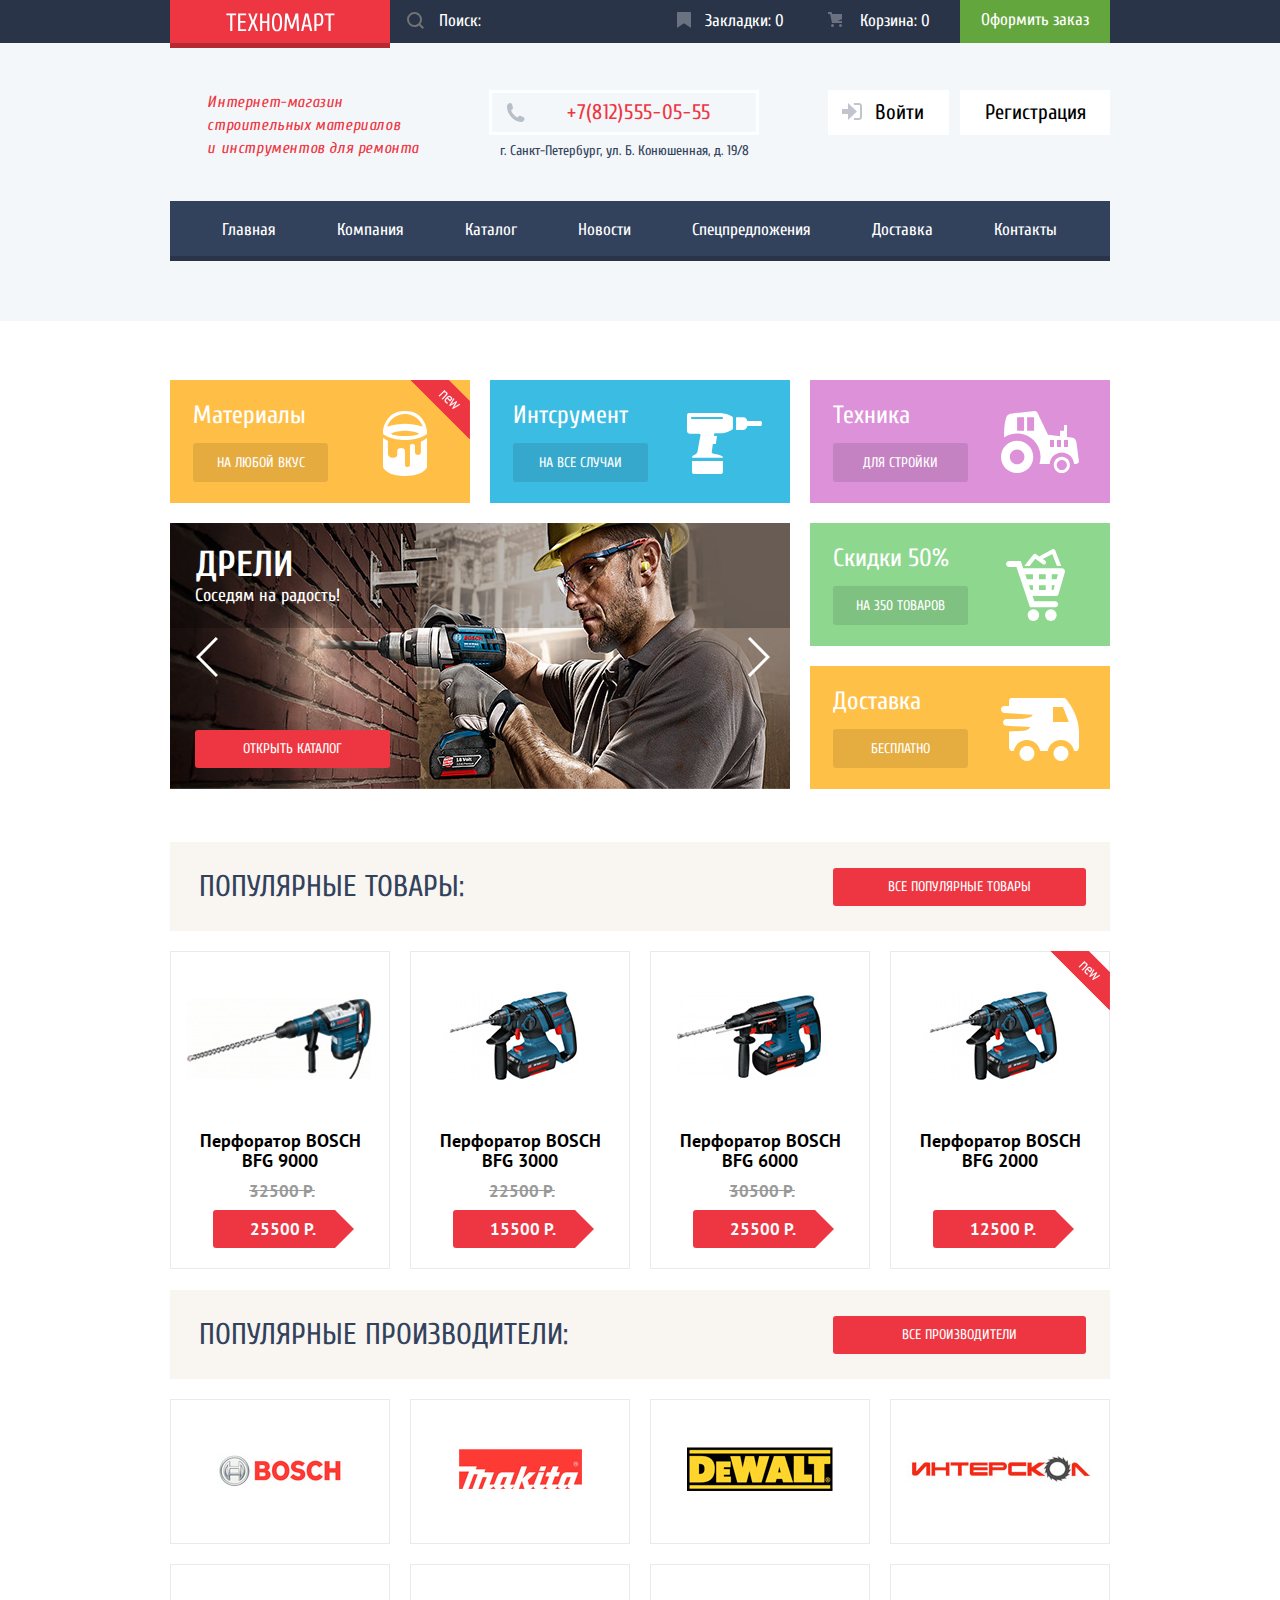
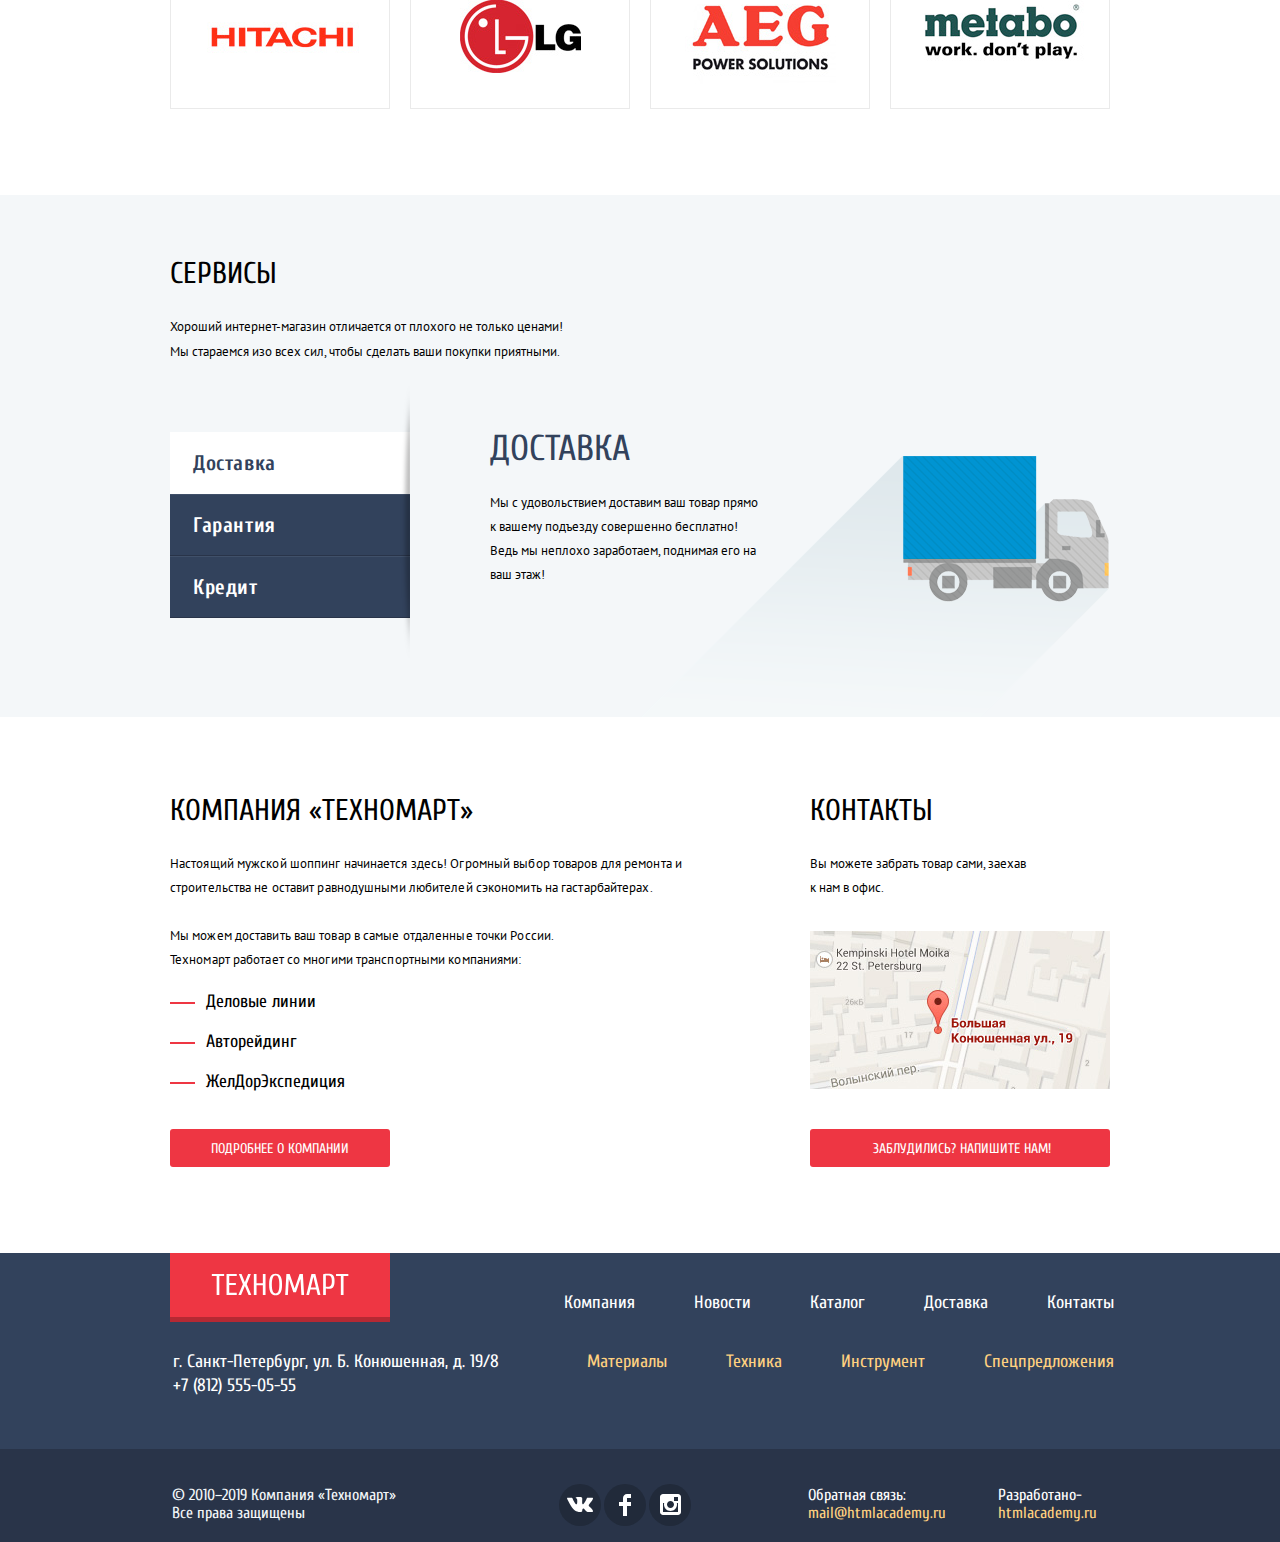
<file: index.html>
<!DOCTYPE html>
<html lang="ru">

<head>
    <meta charset="utf-8">
    <title>HTML Academy: Техномарт</title>
    <link href="https://fonts.googleapis.com/css?family=Cuprum%7CPT+Sans&display=swap" rel="stylesheet">
    <link href="css/normalize.css" rel="stylesheet">
    <link href="css/style.min.css" rel="stylesheet">
</head>

<body>
    <header class="main-header">
        <div class="navigation-wrapper">
            <div class="container">
                <div class="main-header-up">
                    <a class="main-header-logo" href="index.html">
                        <img src="img/mainlogo.svg" width="109" height="19" alt="Техномарт">
                    </a>

                    <div class="search">
                        <form action="https://echo.htmlacademy.ru" method="get">
                            <input type="search" name="search" placeholder="Поиск:" class="form-color" id="search">
                            <label for="search" class="header-label">
                                <svg xmlns="http://www.w3.org/2000/svg" width="17" height="17" viewBox="0 0 17 17">
                                    <path fill="#737373" d="M17 15.586l-3.542-3.542A7.465 7.465 0 0 0 15 7.5 7.5 7.5 0 1 0 7.5 15c1.71 0 3.282-.579 4.544-1.542L15.586 17 17 15.586zM2 7.5C2 4.467 4.467 2 7.5 2 10.532 2 13 4.467 13 7.5c0 3.032-2.468 5.5-5.5 5.5A5.506 5.506 0 0 1 2 7.5z" />
                                </svg>
                            </label>
                        </form>
                    </div>

                    <div class="bookmarks">
                        <a href="#">Закладки: 0</a>
                    </div>

                    <div class="cart">
                        <a href="#">Корзина: 0</a>
                    </div>
                    <div>
                        <a href="#" class="order">Оформить заказ</a>
                    </div>
                </div>
            </div>
        </div>
        <div class="container">
            <div class="main-header-middle">
                <div class="header-middle-container">
                    <h1 class="main-header-title">Интернет-магазин<br>
                        строительных материалов<br>
                        и инструментов для ремонта</h1>
                    <ul class="header-contacts">
                        <li class="header-contacts-number">+7(812)555-05-55</li>
                        <li class="header-contacts-adress">г. Санкт-Петербург, ул. Б. Конюшенная, д. 19/8</li>
                    </ul>
                </div>
                <ul class="login">
                    <li><a class="button-header enter" href="#">Войти</a></li>
                    <li><a class="button-header registration" href="#">Регистрация</a></li>
                </ul>
            </div>
            <nav class="header-navigation-container">
                <ul class="header-navigation">
                    <li><a href="#" class="haeder-navigation-link">Главная</a></li>
                    <li><a href="#" class="haeder-navigation-link">Компания</a></li>
                    <li><a href="catalog.html" class="haeder-navigation-link">Каталог</a></li>
                    <li><a href="#" class="haeder-navigation-link">Новости</a></li>
                    <li><a href="#" class="haeder-navigation-link">Спецпредложения</a></li>
                    <li><a href="#" class="haeder-navigation-link">Доставка</a></li>
                    <li><a href="#" class="haeder-navigation-link">Контакты</a></li>
                </ul>
            </nav>
        </div>
    </header>
    <main>
        <div class="container">
            <section class="main-goods">
                <h2 class="visually-hidden">Товары</h2>
                <ul class="goods-list">
                    <li class="goods-item goods-material">
                        <h3>Материалы</h3>
                        <div class="decoration-icon materials"></div>
                        <a href="#" class="button goods-item-button">На любой вкус</a>
                    </li>
                    <li class="goods-item goods-instrument">
                        <h3>Интсрумент</h3>
                        <a href="#" class="button goods-item-button">На все случаи</a>
                    </li>
                    <li class="goods-item goods-machinery">
                        <h3>Техника</h3>
                        <a href="#" class="button goods-item-button">Для стройки</a>
                    </li>
                </ul>
                <!---свойство display для слайдера находится в самом низу CSS файла--->
                <article class="slider-goods-drill">
                    <h4 class="slider-title">Дрели</h4>
                    <span>Соседям на радость!</span>
                    <a href="catalog.html" class="button slider-button">Открыть каталог</a>
                    <a class="slider-switch" href="#">перключение слайда</a>
                </article>
                <article class="slider-goods-perforator">
                    <h4 class="slider-title">Перфораторы</h4>
                    <span>Настоящие мужские игрушки</span>
                    <a href="catalog.html" class="button slider-button">Открыть каталог</a>
                    <a class="slider-switch" href="#">перключение слайда</a>
                </article>
                <div class="goods-container">
                    <ul class="goods-list-2">
                        <li class="goods-item goods-discount">
                            <h3>Скидки 50%</h3>
                            <a href="#" class="button goods-item-button">На 350 товаров</a>
                        </li>
                        <li class="goods-item goods-delivery">
                            <h3>Доставка</h3>
                            <a href="#" class="button goods-item-button">Бесплатно</a>
                        </li>
                    </ul>
                </div>
            </section>
            <section class="popular-goods">
                <div class="popular-catalog">
                    <h2 class="popular-goods-title">Популярные товары:</h2>
                    <a href="#" class="button goods-button">Все популярные товары</a>
                </div>
                <ul class="catalog-items">
                    <li class="catalog-item">
                        <div class="actions">
                            <a href="#" class="buy">Купить</a>
                            <a href="#" class="bookmark">В закладки</a>
                        </div>
                        <div class="image"><img width="218" height="168" src="img/goods-perforator-3.jpg" alt="перфоратор"></div>
                        <div class="catalog-item-container">
                            <h4 class="title">Перфоратор BOSCH BFG 9000</h4>
                            <div class="discount">32500 Р.</div>
                            <a href="#" class="price">25500 Р.</a>
                        </div>
                    </li>
                    <li class="catalog-item">
                        <div class="actions">
                            <a href="#" class="buy">Купить</a>
                            <a href="#" class="bookmark">В закладки</a>
                        </div>
                        <div class="image"><img width="218" height="168" src="img/goods-perforator-1.jpg" alt="перфоратор"></div>
                        <div class="catalog-item-container">
                            <h4 class="title">Перфоратор BOSCH BFG 3000</h4>
                            <div class="discount">22500 Р.</div>
                            <a href="#" class="price">15500 Р.</a>
                        </div>
                    </li>
                    <li class="catalog-item">
                        <div class="actions">
                            <a href="#" class="buy">Купить</a>
                            <a href="#" class="bookmark">В закладки</a>
                        </div>
                        <div class="image"><img width="218" height="168" src="img/goods-perforator-2.jpg" alt="перфоратор"></div>
                        <div class="catalog-item-container">
                            <h4 class="title">Перфоратор BOSCH BFG 6000</h4>
                            <div class="discount">30500 Р.</div>
                            <a href="#" class="price">25500 Р.</a>
                        </div>
                    </li>
                    <li class="catalog-item  main-catalog-item">
                        <div class="flag flag-new">новинка</div>
                        <div class="actions">
                            <a href="#" class="buy">Купить</a>
                            <a href="#" class="bookmark">В закладки</a>
                        </div>
                        <div class="image"><img width="218" height="168" src="img/goods-perforator-1.jpg" alt="перфоратор"></div>
                        <div class="catalog-item-container">
                            <h4 class="title">Перфоратор BOSCH BFG 2000</h4>
                            <div class="discount"></div>
                            <a href="#" class="price">12500 Р.</a>
                        </div>
                    </li>

                </ul>
            </section>
            <section class="popular-manufacturer">
                <div class="popular-manufacturer-catalog">
                    <h2 class="popular-manufacturer-title">Популярные производители:</h2>
                    <a href="#" class="button manufacturer-button">Все производители</a>
                </div>
                <ul class="manufacturer-list">
                    <li><a href="#" class="manufacturer-logo bosch"><img width="126" height="37" src="img/brand-bosch.jpg" alt="Bosch"></a>
                    </li>
                    <li><a href="#" class="manufacturer-logo makita"><img width="123" height="40" src="img/brand-makita.jpg" alt="Makita"></a>
                    </li>
                    <li><a href="#" class="manufacturer-logo dewalt"><img width="146" height="44" src="img/brand-de-walt.jpg" alt="DeWalt"></a>
                    </li>
                    <li><a href="#" class="manufacturer-logo interskol"><img width="200" height="88" src="img/brand-interskol.jpg" alt="Интерскол"> </a>
                    </li>
                    <li><a href="#" class="manufacturer-logo hitachi"><img width="169" height="31" src="img/brand-hitachi.jpg" alt="Hitachi"> </a>
                    </li>
                    <li><a href="#" class="manufacturer-logo lg"><img width="121" height="73" src="img/brand-lg.jpg" alt="LG"> </a>
                    </li>
                    <li><a href="#" class="manufacturer-logo aeg"><img width="151" height="96" src="img/brand-aeg.jpg" alt="AEG"> </a>
                    </li>
                    <li><a href="#" class="manufacturer-logo metabo"><img width="204" height="69" src="img/brand-metabo.jpg" alt="Metabo"></a>
                    </li>
                </ul>
            </section>
        </div>
        <div class="services-wrapper">
            <section class="container">
                <div class="services">
                    <h2 class="services-title">Сервисы</h2>
                    <p>Хороший интернет-магазин отличается от плохого не только ценами!<br>
                        Мы стараемся изо всех сил, чтобы сделать ваши покупки приятными.</p>
                </div>
                <div class="slider-service-delivery services-container">
                    <ul class="service-list">
                        <li class="service-item current">Доставка</li>
                        <li class="service-item">Гарантия</li>
                        <li class="service-item">Кредит</li>
                    </ul>
                    <div class="services-service">
                        <h2 class="services-title">Доставка</h2>
                        <p class="delivery">Мы с удовольствием доставим ваш товар прямо к вашему подъезду совершенно бесплатно!
                            Ведь мы неплохо заработаем,
                            поднимая его на ваш этаж!</p>
                    </div>
                </div>
                <div class="slider-service-guarantee services-container">
                    <ul class="service-list">
                        <li class="service-item">Доставка</li>
                        <li class="service-item current">Гарантия</li>
                        <li class="service-item">Кредит</li>
                    </ul>
                    <div class="services-service">
                        <h2 class="services-title">Гарантия</h2>
                        <p class="guarantee">Если купленный у нас товар поломается или заискрит, а также в случае пожара, спровоцированного его возгоранием, вы всегда можете быть уверены в нашей гарантии. Мы обменяем сгоревший товар на новый.
                            Дом уж восстановите как нибудь сами.</p>
                    </div>
                </div>
                <div class="slider-service-credit services-container">
                    <ul class="service-list">
                        <li class="service-item">Доставка</li>
                        <li class="service-item">Гарантия</li>
                        <li class="service-item current">Кредит</li>
                    </ul>
                    <div class="services-service">
                        <h2 class="services-title">Кредит</h2>
                        <p class="credit">Залезть в долговую яму стало проще!
                            Кредитные консультанты придут вам на помощь.</p>
                        <a class="button slider-credit-button" href="#">Отправить заявку</a>
                    </div>
                </div>
            </section>
        </div>
        <div class="main-container-bottom">
            <section class="about-company">
                <h2 class="about-company-title">Компания «Техномарт»</h2>
                <p>Настоящий мужской шоппинг начинается здесь! Огромный выбор товаров для ремонта и строительства не оставит равнодушными любителей сэкономить на гастарбайтерах.</p>
                <p>Мы можем доставить ваш товар в самые отдаленные точки России.<br>
                    Техномарт работает со многими транспортными компаниями: </p>
                <ul class="delivery-company">
                    <li class="deilivery-company-item">Деловые линии</li>
                    <li class="deilivery-company-item"> Авторейдинг</li>
                    <li class="deilivery-company-item">ЖелДорЭкспедиция</li>
                </ul>
                <a class="button about-company-button" href="#">Подробнее о компании</a>
            </section>
            <section class="contacts-main">
                <h2 class="contacts-title">Контакты</h2>
                <p>Вы можете забрать товар сами,
                    заехав к нам в офис.</p>
                <a class="map" href="img/map-popup.jpg">
                    <img src="img/map.jpg" alt="Схема проезда" width="300" height="158">
                </a>
                <a class="button contacts-button" href="write-us.html">Заблудились? Напишите нам!</a>
            </section>
        </div>
    </main>
    <footer class="main-footer">
        <div class="footer-wrapper-top">
            <div class="container">
                <div class="footer-info">
                    <div class="footer-container-logo-contacts">
                        <a class="main-footer-logo" href="index.html">
                            <img src="img/footer-logo.svg" alt="Техномарт" width="138" height="23">
                        </a>
                        <p class="footer-contacts">
                            г. Санкт-Петербург, ул. Б. Конюшенная, д. 19/8<br>
                            +7 (812) 555-05-55
                        </p>
                    </div>
                    <nav class="main-footer-navigation">
                        <ul class="footer-navigation">
                            <li><a href="#">Компания</a></li>
                            <li><a href="#">Новости</a></li>
                            <li><a href="catalog.html">Каталог</a></li>
                            <li><a href="#">Доставка</a></li>
                            <li><a href="#">Контакты</a></li>
                        </ul>
                        <ul class="footer-goods">
                            <li><a href="#">Материалы</a></li>
                            <li><a href="#">Техника</a></li>
                            <li><a href="#">Инструмент</a></li>
                            <li><a href="#">Спецпредложения</a></li>

                        </ul>
                    </nav>
                </div>
            </div>
        </div>
        <div class="footer-wrapper-bottom">
            <div class="container">
                <div class="footer-feedback">
                    <div class="footer-copyright">
                        <p>© 2010–2019 Компания «Техномарт»<br>
                            Все права защищены</p>
                    </div>
                    <ul class="footer-social">
                        <li><a class="social-button vk" href="#"><span class="visually-hidden">Вконтакте</span></a></li>
                        <li><a class="social-button facebook" href="#"><span class="visually-hidden">Фейсбук</span></a></li>
                        <li><a class="social-button instagram" href="#"><span class="visually-hidden">Инстаграм</span></a></li>
                    </ul>
                    <div class="footer-container">
                        <div class="feedback">
                            <h3>Обратная связь:</h3>
                            <span>mail@htmlacademy.ru</span>
                        </div>
                        <div class="developer">
                            <h3>Разработано-</h3>
                            <a href="https://htmlacademy.ru/intensive/htmlcss">htmlacademy.ru</a>
                        </div>
                    </div>
                </div>
            </div>
        </div>
    </footer>
    <section class="modal modal-write-us">
        <form class="modal-form" action="https://echo.htmlacademy.ru" method="get">
            <label>
                <span>Ваше имя:</span><br>
                <input type="text" name="your-name" placeholder="Имя Фамилия" required>
            </label>
            <label class="modal-container-1">
                <span>Ваш e-mail:</span><br>
                <input type="email" name="your-email" placeholder="email@example.com" required>
            </label>
            <label>
                <span>Текст письма:</span> <br>
                <textarea name="letter-text" placeholder="В свободной форме" required></textarea>
            </label>
            <div class="modal-container">
                <button type="submit" class="button button-submit-modal">отправить</button>
            </div>
            <button class="modal-close" type="button">закрыть
            </button>
        </form>
    </section>
    <section class="modal modal-map">
        <h2 class="visually-hidden">Как до нас добраться</h2>
        <iframe src="https://www.google.com/maps/embed?pb=!1m18!1m12!1m3!1d1998.6037999040354!2d30.322010416394033!3d59.938716271971415!2m3!1f0!2f0!3f0!3m2!1i1024!2i768!4f13.1!3m3!1m2!1s0x4696310fca5ba729%3A0xea9c53d4493c879f!2sBolshaya+Konyushennaya+ul.%2C+19%2C+Sankt-Peterburg%2C+Russia%2C+191186!5e0!3m2!1sen!2s!4v1441888483426" width="940" height="446" allowfullscreen></iframe>
        <img src="img/map-popup.jpg" width="940" height="446" alt="Офис компании по адресу ул. Большая Конюшенная 19/8, Санкт-Петербург">
        <button class="modal-close" type="button">Закрыть</button>
    </section>
    <script src="js/script.min.js">
    </script>
</body>

</html>
</file>
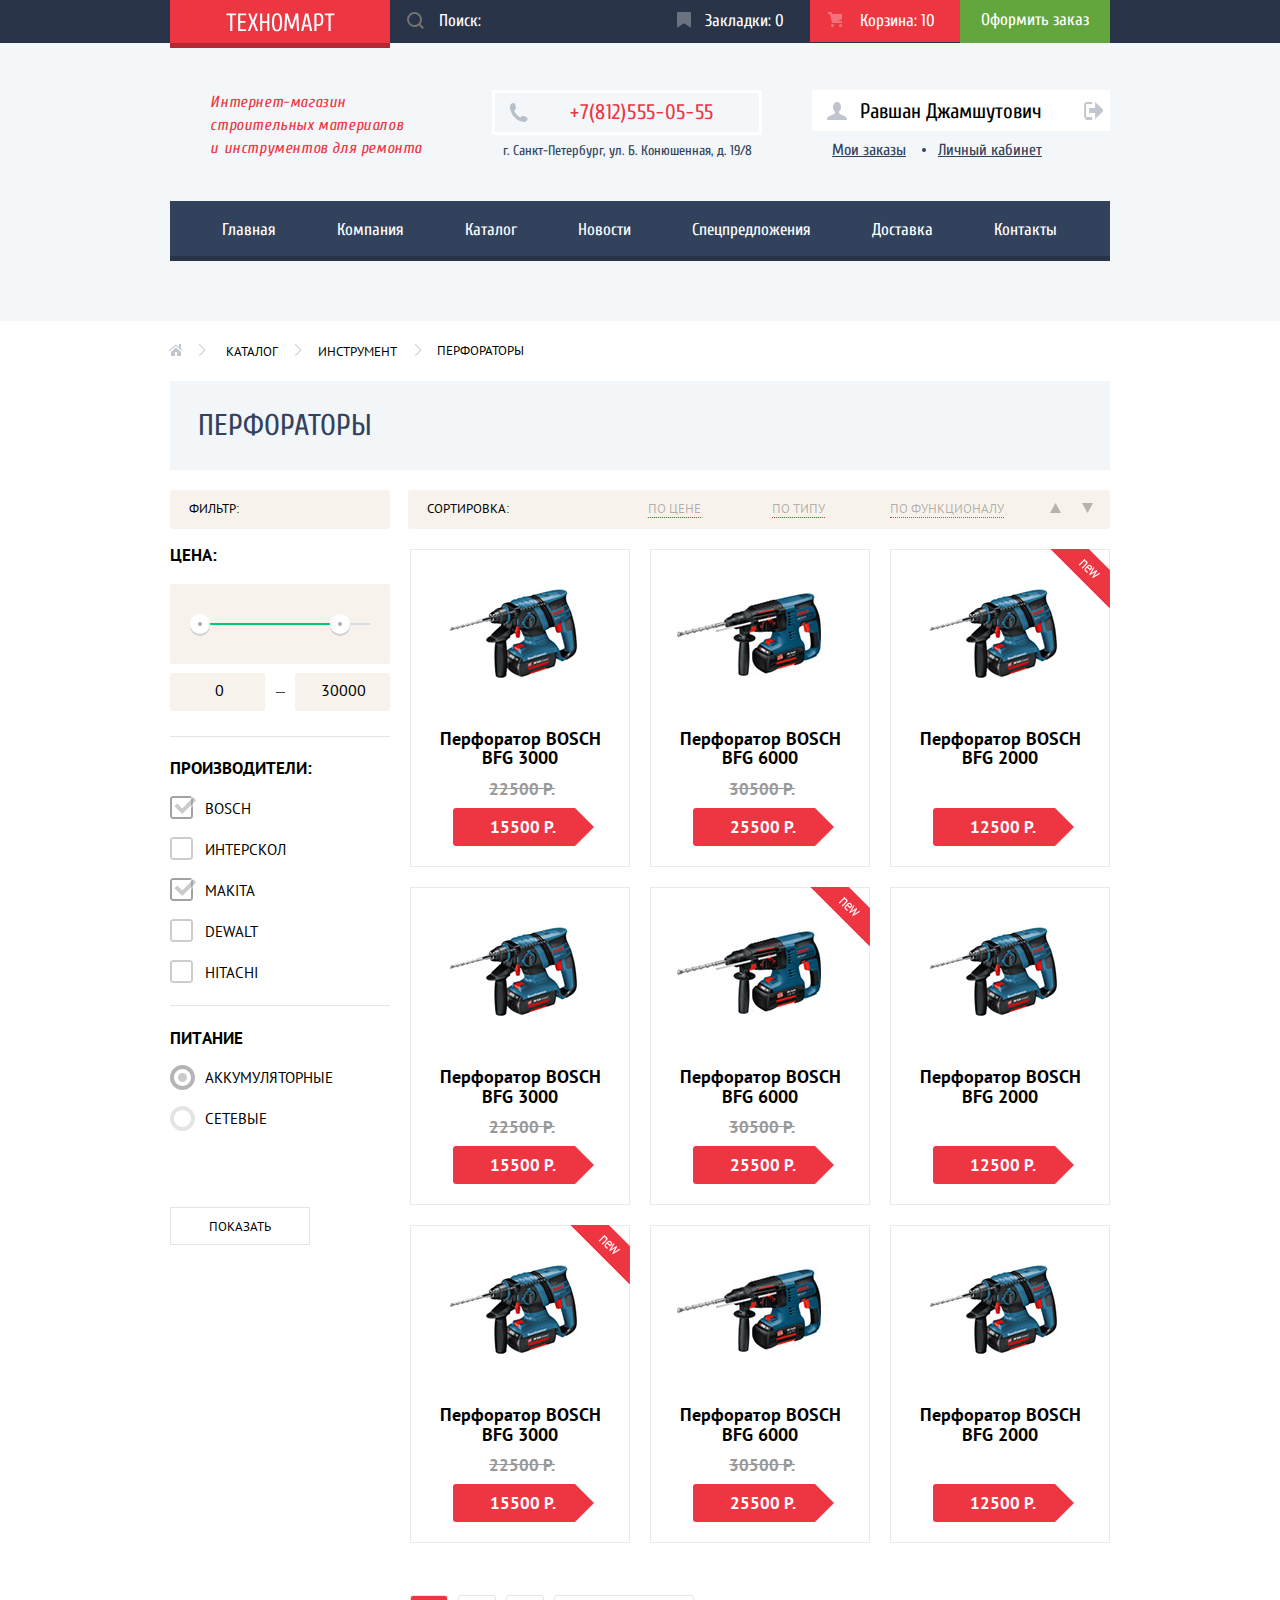
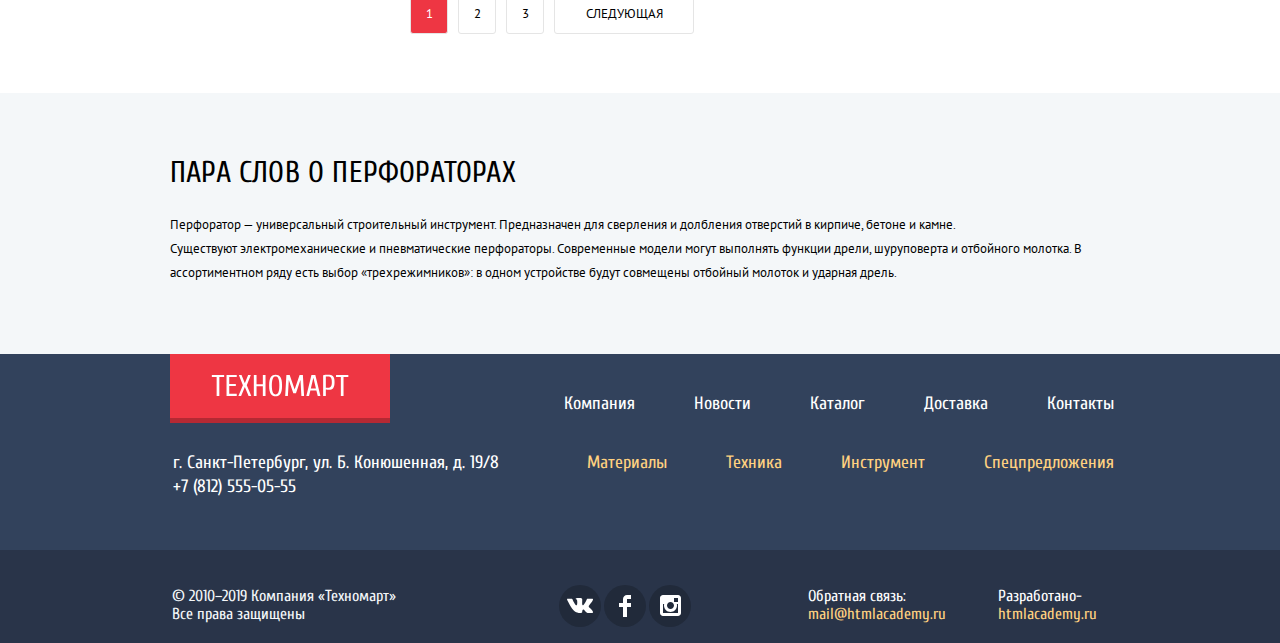
<file: catalog.html>
<!DOCTYPE html>
<html lang="ru">

<head>
    <meta charset="UTF-8">
    <title>HTML Academy: Техномарт</title>
    <link href="https://fonts.googleapis.com/css?family=Cuprum%7CPT+Sans&display=swap" rel="stylesheet">
    <link href="css/normalize.css" rel="stylesheet">
    <link href="css/style.min.css" rel="stylesheet">
</head>

<body>
    <header class="main-header">
        <div class="navigation-wrapper">
            <div class="container">
                <div class="main-header-up">
                    <a class="main-header-logo" href="index.html">
                        <img src="img/mainlogo.svg" width="109" height="19" alt="Техномарт">
                    </a>

                    <div class="search">
                        <form action="https://echo.htmlacademy.ru" method="get">
                            <input type="search" name="search" placeholder="Поиск:" class="form-color" id="search">
                            <label for="search" class="header-label">
                                <svg xmlns="http://www.w3.org/2000/svg" width="17" height="17" viewBox="0 0 17 17">
                                    <path fill="#737373" d="M17 15.586l-3.542-3.542A7.465 7.465 0 0 0 15 7.5 7.5 7.5 0 1 0 7.5 15c1.71 0 3.282-.579 4.544-1.542L15.586 17 17 15.586zM2 7.5C2 4.467 4.467 2 7.5 2 10.532 2 13 4.467 13 7.5c0 3.032-2.468 5.5-5.5 5.5A5.506 5.506 0 0 1 2 7.5z" />
                                </svg>
                            </label>
                        </form>
                    </div>

                    <div class="bookmarks">
                        <a href="#">Закладки: 0</a>
                    </div>

                    <div class="cart cart-catalog">
                        <a href="#">Корзина: 10</a>
                    </div>
                    <div>
                        <a href="#" class="order">Оформить заказ</a>
                    </div>
                </div>
            </div>
        </div>
        <div class="container">
            <div class="main-header-middle">
                <div class="header-middle-container">
                    <h1 class="main-header-title">Интернет-магазин<br>
                        строительных материалов<br>
                        и инструментов для ремонта</h1>
                    <ul class="header-contacts">
                        <li class="header-contacts-number">+7(812)555-05-55</li>
                        <li class="header-contacts-adress">г. Санкт-Петербург, ул. Б. Конюшенная, д. 19/8</li>
                    </ul>
                </div>
                <div class="logged">
                    <a class="button-header-catalog-name" href="profile">Равшан Джамшутович</a>
                    <div class="header-container-login">
                        <a class="header-login-button" href="#">Мои заказы</a>
                        <a class="header-login-button" href="p">Личный кабинет</a>
                    </div>
                </div>
            </div>
            <nav class="header-navigation-container">
                <ul class="header-navigation">
                    <li><a href="index.html" class="haeder-navigation-link">Главная</a></li>
                    <li><a href="#" class="haeder-navigation-link">Компания</a></li>
                    <li><a href="#" class="haeder-navigation-link">Каталог</a></li>
                    <li><a href="#" class="haeder-navigation-link">Новости</a></li>
                    <li><a href="#" class="haeder-navigation-link">Спецпредложения</a></li>
                    <li><a href="#" class="haeder-navigation-link">Доставка</a></li>
                    <li><a href="#" class="haeder-navigation-link">Контакты</a></li>
                </ul>
            </nav>
        </div>
    </header>
    <main>
        <div class="container">
            <ul class="breadcrumps">
                <li><a href="#">Каталог</a></li>
                <li><a href="#">Инструмент</a></li>
                <li class="perfator-curent">Перфораторы</li>
            </ul>
            <h1 class="page-title">Перфораторы</h1>
            <h2 class="visually-hidden">Фильтр товаров</h2>
            <div class="filter-container">
                <div class="filter-title">Фильтр:</div>
                <ul class="filter-sorting">
                    <li class="filter-sorting-item-1">Сортировка:</li>
                    <li class="filter-sorting-item-2"><a href="#">По цене</a></li>
                    <li class="filter-sorting-item-3"><a href="#">По типу</a></li>
                    <li class="filter-sorting-item-4"><a href="#">По функционалу</a></li>
                    <li class="filter-icon-up"><a href="#"><svg xmlns="http://www.w3.org/2000/svg" width="11" height="10" viewBox="0 0 11 10">
                                <path fill="#231F20" d="M5.5 0L0 10h11z" />
                            </svg></a>
                    </li>
                    <li class="filter-icon-down"><a href="#"><svg xmlns="http://www.w3.org/2000/svg" width="11" height="10" viewBox="0 0 11 10">
                                <path fill="#231F20" d="M5.5 10L0 0h11" />
                            </svg></a>
                    </li>
                </ul>
            </div>
            <div class="main-catalog-container">
                <form class="filter" action="https://echo.htmlacademy.ru" method="get">
                    <fieldset>
                        <legend class="filter-price">Цена:</legend>
                        <div class="filter-price-range">
                            <div class="scale">
                                <div class="bar"></div>
                            </div>
                            <div class="toggle toggle-min"></div>
                            <div class="toggle toggle-max"></div>
                        </div>
                        <label>
                            <input class="filter-min-price" type="text" name="price-enter-min" value="0">
                        </label>
                        <label>
                            <input class="filter-max-price" type="text" name="price-enter-max" value="30000">
                        </label>
                    </fieldset>
                    <fieldset>
                        <legend class="filter-manufacturer">Производители:</legend>
                        <ul class="form-manufacturer">
                            <li class="filter-item">
                                <input class="visually-hidden filter-input filter-input-checkbox" type="checkbox" name="Bosch" id="bosch" checked>
                                <label for="bosch">Bosch</label>
                            </li>
                            <li class="filter-item">
                                <input class="visually-hidden filter-input  filter-input-checkbox" type="checkbox" name="Interskol" id="interskol">
                                <label for="interskol">Интерскол</label>
                            </li>
                            <li class="filter-item">
                                <input class="visually-hidden filter-input  filter-input-checkbox" type="checkbox" name="Makita" id="makita" checked>
                                <label for="makita">Makita</label>
                            </li>
                            <li class="filter-item">
                                <input class="visually-hidden filter-input  filter-input-checkbox" type="checkbox" name="DeWalt" id="dewalt">
                                <label for="dewalt">DeWalt</label>
                            </li>
                            <li class="filter-item">
                                <input class="visually-hidden filter-input  filter-input-checkbox" type="checkbox" name="Hitachi" id="hitachi">
                                <label for="hitachi">Hitachi</label>
                            </li>
                        </ul>
                    </fieldset>
                    <hr class="filter-divider">
                    <fieldset>
                        <legend class="filter-type">Питание</legend>
                        <ul class="form-type">
                            <li class="filter-item">
                                <input class="visually-hidden filter-input-radio" type="radio" name="good-type" value="recheargeable" id="recheargeable" checked>
                                <label for="recheargeable">Аккумуляторные</label>
                            </li>
                            <li class="filter-item"> <input class="visually-hidden filter-input-radio radio-blocked" type="radio" name="good-type" value="AC-power" id="ac-power">
                                <label for="ac-power">Сетевые</label>
                            </li>
                        </ul>
                    </fieldset>
                    <button class="filter-submit" type="submit">Показать</button>
                </form>
                <section class="catalog">
                    <h2 class="visually-hidden">Список инструмента</h2>
                    <ul class="catalog-items">
                        <li class="catalog-item">
                            <div class="actions">
                                <a href="#" class="buy">Купить</a>
                                <a href="#" class="bookmark">В закладки</a>
                            </div>
                            <div class="image"><img width="218" height="168" src="img/goods-perforator-1.jpg" alt="перфоратор"></div>
                            <div class="catalog-item-container">
                                <h4 class="title">Перфоратор BOSCH BFG 3000</h4>
                                <div class="discount">22500 Р.</div>
                                <a href="#" class="price">15500 Р.</a>
                            </div>
                        </li>
                        <li class="catalog-item">
                            <div class="actions">
                                <a href="#" class="buy">Купить</a>
                                <a href="#" class="bookmark">В закладки</a>
                            </div>
                            <div class="image"><img width="218" height="168" src="img/goods-perforator-2.jpg" alt="перфоратор"></div>
                            <div class="catalog-item-container">
                                <h4 class="title">Перфоратор BOSCH BFG 6000</h4>
                                <div class="discount">30500 Р.</div>
                                <a href="#" class="price">25500 Р.</a>
                            </div>
                        </li>
                        <li class="catalog-item">
                            <div class="flag flag-new">новинка</div>
                            <div class="actions">
                                <a href="#" class="buy">Купить</a>
                                <a href="#" class="bookmark">В закладки</a>
                            </div>
                            <div class="image"><img width="218" height="168" src="img/goods-perforator-1.jpg" alt="перфоратор"></div>
                            <div class="catalog-item-container">
                                <h4 class="title">Перфоратор BOSCH BFG 2000</h4>
                                <div class="discount"></div>
                                <a href="#" class="price">12500 Р.</a>
                            </div>
                        </li>
                        <li class="catalog-item">
                            <div class="actions">
                                <a href="#" class="buy">Купить</a>
                                <a href="#" class="bookmark">В закладки</a>
                            </div>
                            <div class="image"><img width="218" height="168" src="img/goods-perforator-1.jpg" alt="перфоратор"></div>
                            <div class="catalog-item-container">
                                <h4 class="title">Перфоратор BOSCH BFG 3000</h4>
                                <div class="discount">22500 Р.</div>
                                <a href="#" class="price">15500 Р.</a>
                            </div>
                        </li>
                        <li class="catalog-item">
                            <div class="flag flag-new">новинка</div>
                            <div class="actions">
                                <a href="#" class="buy">Купить</a>
                                <a href="#" class="bookmark">В закладки</a>
                            </div>
                            <div class="image"><img width="218" height="168" src="img/goods-perforator-2.jpg" alt="перфоратор"></div>
                            <div class="catalog-item-container">
                                <h4 class="title">Перфоратор BOSCH BFG 6000</h4>
                                <div class="discount">30500 Р.</div>
                                <a href="#" class="price">25500 Р.</a>
                            </div>
                        </li>
                        <li class="catalog-item">
                            <div class="actions">
                                <a href="#" class="buy">Купить</a>
                                <a href="#" class="bookmark">В закладки</a>
                            </div>
                            <div class="image"><img width="218" height="168" src="img/goods-perforator-1.jpg" alt="перфоратор"></div>
                            <div class="catalog-item-container">
                                <h4 class="title">Перфоратор BOSCH BFG 2000</h4>
                                <div class="discount"></div>
                                <a href="#" class="price">12500 Р.</a>
                            </div>
                        </li>
                        <li class="catalog-item">
                            <div class="flag flag-new">новинка</div>
                            <div class="actions">
                                <a href="#" class="buy">Купить</a>
                                <a href="#" class="bookmark">В закладки</a>
                            </div>
                            <div class="image"><img width="218" height="168" src="img/goods-perforator-1.jpg" alt="перфоратор"></div>
                            <div class="catalog-item-container">
                                <h4 class="title">Перфоратор BOSCH BFG 3000</h4>
                                <div class="discount">22500 Р.</div>
                                <a href="#" class="price">15500 Р.</a>
                            </div>
                        </li>
                        <li class="catalog-item">
                            <div class="actions">
                                <a href="#" class="buy">Купить</a>
                                <a href="#" class="bookmark">В закладки</a>
                            </div>
                            <div class="image"><img width="218" height="168" src="img/goods-perforator-2.jpg" alt="перфоратор"></div>
                            <div class="catalog-item-container">
                                <h4 class="title">Перфоратор BOSCH BFG 6000</h4>
                                <div class="discount">30500 Р.</div>
                                <a href="#" class="price">25500 Р.</a>
                            </div>
                        </li>
                        <li class="catalog-item">
                            <div class="actions">
                                <a href="#" class="buy">Купить</a>
                                <a href="#" class="bookmark">В закладки</a>
                            </div>
                            <div class="image"><img width="218" height="168" src="img/goods-perforator-1.jpg" alt="перфоратор"></div>
                            <div class="catalog-item-container">
                                <h4 class="title">Перфоратор BOSCH BFG 2000</h4>
                                <div class="discount"></div>
                                <a href="#" class="price">12500 Р.</a>
                            </div>
                        </li>

                    </ul>
                    <ul class="pagination-list">
                        <li class="pagination-item pagination-item-current"><a>1</a></li>
                        <li class="pagination-item"><a href="#">2</a></li>
                        <li class="pagination-item"><a href="#">3</a></li>
                        <li class="pagination-item pagination-next"><a href="#">Следующая</a></li>
                    </ul>
                </section>
            </div>
        </div>

        <section class="about-perforators wrapper">
            <div class="container">
                <h2 class="about-perforator-title">Пара слов о перфораторах</h2>
                <p class="about-perforator-text">Перфоратор — универсальный строительный инструмент. Предназначен для сверления и долбления отверстий в кирпиче, бетоне и камне.<br>
                    Существуют электромеханические и пневматические перфораторы. Современные модели могут выполнять функции дрели, шуруповерта и отбойного молотка. В ассортиментном ряду есть выбор «трехрежимников»: в одном устройстве будут совмещены отбойный молоток и ударная дрель.</p>
            </div>
        </section>
    </main>
    <footer class="main-footer">
        <div class="footer-wrapper-top">
            <div class="container">
                <div class="footer-info">
                    <div class="footer-container-logo-contacts">
                        <a class="main-footer-logo" href="index.html">
                            <img src="img/footer-logo.svg" alt="Техномарт" width="138" height="23">
                        </a>
                        <p class="footer-contacts">
                            г. Санкт-Петербург, ул. Б. Конюшенная, д. 19/8<br>
                            +7 (812) 555-05-55
                        </p>
                    </div>
                    <nav class="main-footer-navigation">
                        <ul class="footer-navigation">
                            <li><a href="#">Компания</a></li>
                            <li><a href="#">Новости</a></li>
                            <li><a href="catalog.html">Каталог</a></li>
                            <li><a href="#">Доставка</a></li>
                            <li><a href="#">Контакты</a></li>
                        </ul>
                        <ul class="footer-goods">
                            <li><a href="#">Материалы</a></li>
                            <li><a href="#">Техника</a></li>
                            <li><a href="#">Инструмент</a></li>
                            <li><a href="#">Спецпредложения</a></li>

                        </ul>
                    </nav>
                </div>
            </div>
        </div>
        <div class="footer-wrapper-bottom">
            <div class="container">
                <div class="footer-feedback">
                    <div class="footer-copyright">
                        <p>© 2010–2019 Компания «Техномарт»<br>
                            Все права защищены</p>
                    </div>
                    <ul class="footer-social">
                        <li><a class="social-button vk" href="#"><span class="visually-hidden">Вконтакте</span></a></li>
                        <li><a class="social-button facebook" href="#"><span class="visually-hidden">Фейсбук</span></a></li>
                        <li><a class="social-button instagram" href="#"><span class="visually-hidden">Инстаграм</span></a></li>
                    </ul>
                    <div class="footer-container">
                        <div class="feedback">
                            <h3>Обратная связь:</h3>
                            <span>mail@htmlacademy.ru</span>
                        </div>
                        <div class="developer">
                            <h3>Разработано-</h3>
                            <a href="https://htmlacademy.ru/intensive/htmlcss">htmlacademy.ru</a>
                        </div>
                    </div>
                </div>
            </div>
        </div>
    </footer>
    <section class="modal add-to-cart">
        <form class="modal-form" action="https://echo.htmlacademy.ru" method="get">
            <h3>Товар добавлен в корзину!</h3>
            <div class="modal-container-catalog">
                <input class="button modal-button-order" type="submit" value="Оформить заказ">
                <a class="button modal-shopping-next" href="catalog.html">Продолжить покупки</a>
            </div>
            <button type="button" class="modal-close">закрыть
            </button>
        </form>
    </section>
    <script src="js/script.min.js"></script>
</body>

</html>
</file>
<file: css/style.min.css>
@keyframes bounce{0%{transform:translateY(-1000px)}70%{transform:translateY(30px)}90%{transform:translateY(-10px)}to{transform:translateY(0)}}body{min-width:960px;margin:0;font-family:'Cuprum','Arial',sans-serif;font-weight:400;background-color:#fff}a{text-decoration:none}.container{width:940px;margin:0 auto;padding:0 10px}img{max-width:100%;height:auto}.visually-hidden:not(:focus):not(:active),input[type=checkbox].visually-hidden,input[type=radio].visually-hidden{position:absolute;width:1px;height:1px;margin:-1px;border:0;padding:0;white-space:nowrap;clip-path:inset(100%);clip:rect(0 0 0 0);overflow:hidden}.button{display:block;font-size:14px;line-height:1.29;text-align:center;background-color:#ee3643;color:#fff;text-transform:uppercase;border-radius:3px}.contacts-button:hover,.goods-button:hover,.manufacturer-button:hover,.modal-form input[type=submit]:hover,.modal-shopping-next:hover,.modal-submit:hover,.slider-button:hover,.slider-credit-button:hover{background-color:#ca2c37}.contacts-button:active,.goods-button:active,.manufacturer-button:active,.modal-form input[type=submit]:active,.modal-shopping-next:active,.slider-button:active,.slider-credit-button:active{background-color:#ba2732;outline:0}.header-contacts{list-style:none;padding-left:0}.header-navigation,.logged,.login{list-style:none}.footer-goods,.footer-navigation,.footer-social{list-style:none;padding-left:0}.breadcrumps{list-style:none}.catalog-list,.form-manufacturer,.form-type,.modal-add-to-cart-list,.pagination-list{list-style:none;padding-left:0}.popular-list{list-style:none}.catalog-items,.delivery-company,.filter-sorting,.goods-list,.goods-list-2,.manufacturer-list,.service-list{list-style:none;padding-left:0}.header-container-login{list-style:none}.main-header{position:relative;background-color:#f4f7f9;font-size:17px}.navigation-wrapper{min-width:100%;background-color:#293449}.main-header-logo{display:block;background-color:#ee3643;min-width:220px;box-shadow:0 5px 0 0 #b52933;padding-top:13px;padding-bottom:6px;padding-left:56px;box-sizing:border-box}.main-header-up{display:flex;align-items:center;margin-bottom:38px}.main-header a{color:#fff}.form-color{box-sizing:border-box;background-color:#293449;border:0;font-size:17px}.search{position:relative}.header-label{position:absolute;top:12px;left:17px}.search input[type=search]:-moz-placeholder,.search input[type=search]::-moz-placeholder{color:#fff}.search input[type=search]:-webkit-input-placeholder,.search input[type=search]::-webkit-input-placeholder{color:#fff}.search input[type=search]:-ms-input-placeholder,.search input[type=search]::-ms-input-placeholder{color:#fff}.search input[type=search]::placeholder{color:#fff}.search input[name=search]::-webkit-search-cancel-button,.search input[name=search]::-webkit-search-decoration,.search input[name=search]::-webkit-search-results-button,.search input[name=search]::-webkit-search-results-decoration{display:none}.search input[name=search]:hover+label path{fill:#fff}.search input[name=search]:hover{background-color:#212a3a}.search input[name=search]:focus+label path{fill:#ee3643}.search input[name=search]:active{background-color:#293449;outline:0}.search input[name=search]:focus{background-color:#fff;outline:0}.search input{display:block;min-width:270px;padding-bottom:12px;padding-top:11px;padding-left:49px}.bookmarks a,.cart a{position:relative;display:block;line-height:16px}.bookmarks a{text-align:center;min-width:130px;padding:13px 1px 13px 19px}.bookmarks a::before,.cart a::before{content:'';position:absolute;width:14px;height:16px;top:12px;opacity:.3}.bookmarks a::before{background:url(../img/icon-bookmark.svg) no-repeat;left:17px}.bookmarks a:hover::before{opacity:1}.bookmarks a:active::before{opacity:.5}.cart a{box-sizing:border-box;min-width:150px;padding:13px 2px 13px 50px}.cart-catalog{background-color:#ee3643}.cart a::before{background:url(../img/icon-cart.svg) no-repeat;left:18px}.button-header-catalog-name:hover::after,.button-header-catalog-name:hover::before,.cart a:hover::before,.enter:hover::before{opacity:1}.cart a:active::before{opacity:.5}.bookmarks:focus,.bookmarks:hover,.cart:focus,.cart:hover{background-color:#212a3a}.bookmarks:active,.cart:active{background-color:#161d29;opacity:.3}.main-header-logo:focus,.main-header-logo:hover{background-color:#ca2c37}.main-header-logo:active{background-color:#ba2732}.order{display:block;background-color:#63a63e;min-width:148px;text-align:center;padding:10px 1px 13px}.order:focus,.order:hover{background-color:#5fbb2d}.order:active{background-color:#518534}.main-header-middle{display:flex;justify-content:flex-end;margin-bottom:21px}.header-middle-container{display:flex}.main-header-title{font-style:italic;font-weight:400;color:#ee3643;font-size:16px;line-height:23px;text-align:left;letter-spacing:.6px}.header-contacts{min-width:270px;margin-left:70px;margin-top:9px}.header-contacts-number{position:relative;box-sizing:border-box;font-size:21px;line-height:1;letter-spacing:.7px;color:#ee3643;min-width:270px;border:solid 3px #fff;padding-left:75px;padding-top:9px;padding-bottom:9px}.header-contacts-number::before{content:"";position:absolute;background:url(../img/icon-phone.svg) no-repeat;width:19px;height:19px;left:14px;top:10px}.header-contacts-adress{padding-top:4px;padding-left:11px;font-size:14px;line-height:24px;color:#32425c}.login{display:flex;margin-left:69px;padding:0;margin-top:9px}.enter,.registration{display:block;padding-bottom:12px;padding-top:12px}.enter{position:relative;box-sizing:border-box;padding-right:25px;min-width:121px;text-align:right}.enter::before{content:"";position:absolute;background:url(../img/icon-login.svg);height:17px;width:20px;left:14px;top:13px;opacity:.3}.button-header-catalog-name:active::after,.button-header-catalog-name:active::before,.enter:active::before{opacity:.3}.registration{min-width:150px;margin-left:11px;text-align:center}.logged .button-header-catalog-name,.login .button-header{font-size:21px;line-height:21px;color:#000;background-color:#fff}.logged{position:relative;padding:0 0 0 50px;margin-top:9px}.logged a:active{color:rgba(0,0,0,.3)}.logged .button-header-catalog-name{position:relative;display:block;box-sizing:border-box;padding:11px 68px 9px 48px}.button-header-catalog-name::after,.button-header-catalog-name::before{position:absolute;height:18px;width:20px;top:12px;opacity:.3;font-size:0}.button-header-catalog-name::before{background:url(../img/icon-user.svg);content:"�������";left:15px}.button-header-catalog-name::after{content:"�����";background:url(../img/icon-logout.svg);left:271px}.header-container-login{display:flex;position:relative;padding-top:10px;padding-left:3px}.header-container-login::after{content:"";position:absolute;border:2px #32425c solid;border-radius:50%;left:110px;top:17px}.header-container-login .header-login-button{font-size:16px;padding-left:17px;padding-right:15px;color:#32425c;text-decoration:underline}.header-login-button:focus,.header-login-button:hover,.login :focus,.login :hover{color:#ee3643}.login :active{color:rgba(0,0,0,.3)}.header-navigation{display:flex;justify-content:space-around;background-color:#32425c;font-size:17px;line-height:17px;box-shadow:inset 0 -5px 0 0 #293449;padding:0 22px 0 21px;margin:0}.haeder-navigation-link{display:block;padding:20px 30px 23px}.header-navigation :hover{background-color:#293449}.header-navigation :focus{background-color:#1d2739;color:rgba(255,255,255,.5)}.header-navigation-container{padding-bottom:60px}.main-goods{position:relative;margin-top:59px}.goods-list{display:flex;justify-content:space-between;margin-bottom:20px}.goods-container{width:320px;position:absolute;left:640px;top:127px}.goods-list-2{display:flex;flex-wrap:wrap}.goods-item{position:relative;line-height:1.25;text-align:left;color:#fff;min-width:300px}.goods-item h3{font-size:25px;font-weight:400;padding-left:23px;padding-top:20px;padding-bottom:12px;margin:0 95px 0 0}.goods-item-button{background-color:rgba(0,0,0,.1);font-weight:400;padding:11px 0 10px;width:135px;margin-left:23px;margin-bottom:21px}.goods-item-button:hover{background-color:rgba(0,0,0,.2)}.goods-item-button:active{background-color:rgba(0,0,0,.3)}.goods-material{background-color:#ffbf47}.goods-instrument{background-color:#3bbce3}.goods-machinery{background-color:#dc91d8}.goods-discount{background-color:#8ed78f;margin-bottom:20px}.goods-delivery{background-color:#ffc047}.goods-material::after{content:"";position:absolute;background:url(../img/icon-materials.svg) no-repeat;height:65px;width:44px;top:31px;left:213px}.goods-material::before{content:"";position:absolute;background:url(../img/new-flag.png) no-repeat;height:59px;width:60px;left:240px}.goods-instrument::after{content:"";position:absolute;background:url(../img/icon-instrument.svg) no-repeat;height:61px;width:75px;top:33px;left:197px}.goods-machinery::after{content:"";position:absolute;background:url(../img/icon-machinery.svg) no-repeat;height:62px;width:78px;top:31px;left:191px}.goods-discount::after{content:"";position:absolute;background:url(../img/icon-discount.svg) no-repeat;height:72px;width:59px;top:26px;left:196px}.goods-delivery::after{content:"";position:absolute;background:url(../img/icon-delivery.svg) no-repeat;height:63px;width:78px;top:32px;left:191px}.slider-goods-drill{position:relative;background:url(../img/slider-image.jpg) no-repeat;background-color:#deb887;width:620px;height:266px;margin-bottom:20px}.slider-title{font-size:36px;font-weight:700;text-align:left;color:#fff;text-transform:uppercase;padding-top:21px;padding-left:26px;margin:0}.slider-goods-drill span,.slider-goods-perforator span{font-size:18px;line-height:1.2;text-align:left;color:#fff;padding-left:25px}.slider-button{box-sizing:border-box;padding-top:10px;padding-bottom:10px;padding-left:4;width:195px;margin-left:25px;margin-top:123px}.slider-switch{font-size:0}.slider-goods-perforator{position:relative;background:url(../img/slide-image-peforators.jpg) no-repeat;background-color:#deb887;width:620px;height:266px;margin-bottom:20px}.slider-switch::after,.slider-switch::before{position:absolute;width:22px;height:40px;top:114px}.slider-switch::before{background:url(../img/icon-left-button.svg);content:"�����";left:26px}.slider-switch::after{content:"������";background:url(../img/icon-right-button.svg);left:578px}.slider-goods-perforator span{line-height:1.33;padding-left:26px}.popular-goods{margin-top:53px}.popular-catalog,.popular-manufacturer-catalog{display:flex;background-color:#f9f5f0;justify-content:space-between;align-items:center;padding-right:24px;padding-top:26px;padding-bottom:25px;margin-bottom:20px}.popular-goods-title,.popular-manufacturer-title{font-size:30px;line-height:1;font-weight:400;text-align:left;color:#32425c;text-transform:uppercase;padding-left:29px;padding-right:10px;margin:0}.goods-button,.manufacturer-button{min-width:233px;padding:10px}.manufacturer-list,.popular-list{display:flex;justify-content:space-between}.popular-list{padding:0;margin-bottom:21px}.manufacturer-list{flex-wrap:wrap;margin-bottom:66px}.manufacturer-logo{display:flex;box-sizing:border-box;align-items:center;justify-content:center;border:solid 1px #eaeaea;min-width:220px;height:145px;margin-bottom:20px}.dewalt img,.makita img{padding-bottom:5px}.interskol img{padding-bottom:16px;padding-right:2px}.hitachi img{padding-left:6px;padding-top:2px}.metabo img{padding-bottom:9px;padding-left:4px}.manufacturer-logo:hover{box-shadow:0 10px 25px 0 rgba(41,52,73,.5)}.manufacturer-logo:active{box-shadow:0 4px 10px 0 rgba(41,52,73,.5);opacity:.5}.services-wrapper{min-width:100%;background-color:#f4f7f9;margin-bottom:54px}.services-title{font-size:30px;text-transform:uppercase;font-weight:400;color:#32425c;margin:0}.services>.services-title{padding-top:62px;padding-bottom:11px;color:#000}.services p,.services-service p{font-family:'PT Sans','Arial',serif;font-size:13px;line-height:1.85}.credit,.delivery,.guarantee{position:relative;width:275px;padding-top:9px}.delivery::after{content:"";position:absolute;width:468px;height:261px;background:url(../img/delivery.png);top:-26px;left:151px}.credit,.guarantee{width:380px}.guarantee::after{content:"";position:absolute;width:389px;height:283px;background:url(../img/guarantee.png);top:-52px;left:230px}.credit{width:279px}.credit::after{content:"";position:absolute;width:465px;height:285px;background:url(../img/credit.png);top:-54px;left:154px}.slider-credit-button{position:absolute;padding:10px 0;background-color:#ff5357;width:195px}.services-service{padding-left:80px}.services-service>.services-title{font-size:36px;padding-top:0;margin-top:-4px}.services-container{display:flex;margin-top:68px;padding-bottom:99px}.service-list{position:relative;min-width:240px;margin:0}.service-list::before{content:"";position:absolute;width:10px;height:279px;background:url(../img/services-shadow.png);left:230px;top:-50px}.service-item{display:block;font-size:21px;font-weight:700;letter-spacing:.6px;border-top:1px solid #405069;border-bottom:1px solid #293449;cursor:pointer;background-color:#32425c;color:#fff;padding:18px 0 18px 23px;min-width:240px;box-sizing:border-box}.service-item:not(.current):hover{background-color:#293449}.current{background-color:#fff;color:#32425c;border-top:1px solid #fff;border-bottom:1px solid #fff}.main-container-bottom{display:flex;justify-content:space-between;width:940px;padding:0 10px;margin:0 auto 86px}.about-company{min-width:520px}.about-company-title{font-size:30px;font-weight:400;line-height:1;text-align:left;text-transform:uppercase;margin-bottom:26px}.about-company p{font-family:'PT Sans','Arial',serif;font-size:13px;line-height:1.85;text-align:left;letter-spacing:.1px;margin-bottom:24px}.about-company p:nth-child(3){margin-bottom:20px}.delivery-company{position:relative;font-size:18px;line-height:20px;text-align:left;left:36px}.deilivery-company-item{padding-bottom:20px}.deilivery-company-item:nth-child(3){padding-bottom:19px}.deilivery-company-item::before{content:'';position:absolute;border-bottom:2px solid #ee3643;width:25px;left:-36px;margin-top:10px}.about-company-button{padding-top:11px;padding-bottom:9px;width:220px}.about-company-button:focus,.about-company-button:hover{background-color:#ca2c37}.about-company-button:active{background-color:#ba2732}.contacts-main{min-width:310px;margin-left:120px}.contacts-title{font-size:30px;font-weight:400;line-height:1;text-align:left;text-transform:uppercase;margin-bottom:26px}.contacts-main p{font-family:'PT Sans','Arial',serif;font-size:13px;line-height:1.85;text-align:left;margin-bottom:31px;width:220px}.map{display:block;margin-bottom:36px}.contacts-button{padding:11px 8px 9px 12px;width:280px}.button-main-writeus:hover,.button-main-writeust:focus{background-color:#ca2c37}.button-main-writeus:active{background-color:#ba2732}.breadcrumps{display:flex;padding-left:56px;position:relative;margin-top:21px;margin-bottom:20px}.breadcrumps::before{content:"";position:absolute;width:14px;height:12px;background:url(../img/icon-home.svg);top:2px;left:-2px}.breadcrumps li:nth-child(1)::after{content:"";position:absolute;width:8px;height:12px;background:url(../img/icon-right-small.svg);left:28px;top:2px}.breadcrumps a,.perfator-curent{font-family:'PT Sans','Arial',serif;font-size:13px;line-height:1.38;color:#000}.breadcrumps a{padding-right:40px}.breadcrumps a,.page-title,.perfator-curent{text-transform:uppercase;text-align:left}.perfator-curent{position:relative}.perfator-curent::after,.perfator-curent::before{content:"";position:absolute;width:8px;height:12px;background:url(../img/icon-right-breadcrumps.svg);left:-143px;top:2px}.perfator-curent::after{left:-23px}.page-title{font-size:30px;font-weight:400;line-height:1;color:#32425c;background-color:#f2f6f8;padding-top:30px;padding-bottom:29px;padding-left:28px;margin-bottom:7px}.filter-container{display:flex;align-items:center;justify-content:space-between}.filter-sorting{display:flex;box-sizing:border-box;font-family:'PT Sans','Arial',serif;font-size:13px;text-align:left;background-color:#f7f3ec;text-transform:uppercase;padding-top:12px;padding-bottom:12px;border-radius:3px}.filter-sorting-item-1{padding-right:139px;padding-left:19px}.filter-sorting-item-2 a{margin-right:71px;min-width:53px}.filter-sorting-item-2 a,.filter-sorting-item-3 a,.filter-sorting-item-4 a{border-bottom:1px dotted #ee3643;color:rgba(0,0,0,.3)}.filter-sorting-item-3 a{min-width:53px;margin-right:65px}.filter-sorting-item-4 a{position:relative;margin-right:46px}.filter-icon-up{padding-right:21px;opacity:.3}.filter-icon-down{padding-right:17px;opacity:.3}.filter-sorting-item-2 a:hover,.filter-sorting-item-3 a:hover,.filter-sorting-item-4 a:hover{color:#000;border-bottom:1px solid #ee3643}.filter-sorting-item-2 a:active,.filter-sorting-item-3 a:active,.filter-sorting-item-4 a:active{color:#ee3643;border-bottom:none}.buy:hover::before,.filter-icon-down:hover,.filter-icon-up:hover{opacity:1}.filter-icon-down:active path,.filter-icon-up:active path{fill:#ee3643}.filter-title{font-family:'PT Sans','Arial',serif;font-size:13px;line-height:1.38;text-align:left;background-color:#f7f3ec;text-transform:uppercase;padding:10px 151px 11px 19px;border-radius:3px}.main-catalog-container{display:flex;margin-top:7px}.filter fieldset{border:0;margin:0;padding:0}.filter-price{display:block;position:relative;font-family:'PT Sans','Arial',serif;font-size:17px;font-weight:700;text-align:left;text-transform:uppercase;padding-bottom:16px;top:-3px}.filter-max-price,.filter-min-price,.filter-price-range{box-sizing:border-box;background-color:#f7f3ec;border-radius:3px}.filter-price-range{position:relative;min-width:220px;height:80px;margin-bottom:9px;padding-right:20px;padding-top:39px;padding-left:20px}.filter-price-range .scale{height:2px;background:#d7dcde}.filter-price-range .bar{width:80%;height:2px;background:#00ca74}.filter-price-range .toggle{position:absolute;top:30px;left:0;width:4px;height:4px;padding:0;border-radius:50%;border:8px solid #fff;background-color:#ababab;box-shadow:0 2px 1px 0 #cfcfcf;cursor:pointer}.filter-price-range .toggle-min{left:20px}.filter-price-range .toggle-max{left:160px}.filter-max-price,.filter-min-price{font-family:'PT Sans','Arial',serif;width:95px;border:0;text-align:center;padding-top:8px;padding-bottom:12px;padding-left:4px}.filter-min-price{position:relative;margin-right:26px;margin-bottom:43px;padding-left:5px}.filter-price-range::after{content:"";position:absolute;border-bottom:1px solid #444;width:9px;top:108px;left:106px}.filter-manufacturer,.form-manufacturer,.form-type{font-family:'PT Sans','Arial',serif;text-transform:uppercase;text-align:left;color:#000}.filter-manufacturer{position:relative;font-weight:700;font-style:normal;font-stretch:normal;font-size:17px;line-height:1.76}.filter-manufacturer::before{content:"";position:absolute;top:-18px;border-bottom:1px solid #e5e5e5;width:220px}.form-manufacturer,.form-type{font-size:15px;line-height:1.33;margin-top:15px;margin-bottom:22px}.filter-item{margin-bottom:21px;padding-left:35px}.filter-item label{position:relative;display:block;cursor:pointer;user-select:none}.filter-input-checkbox+label::before{content:"";position:absolute;left:-35px;top:-3px;background:url(../img/icon-checkbox-off.svg);width:23px;height:23px;border-radius:3px;opacity:.2}.filter-input-checkbox:checked+label::after{content:"";position:absolute;left:-35px;top:-3px;background:url(../img/icon-checkbox-on.svg);width:27px;height:23px;opacity:.2}.filter-input-radio+label::before{content:"";position:absolute;left:-35px;top:-3px;width:25px;height:25px;background:url(../img/icon-radio-off.svg);opacity:.1}.filter-input-radio:checked+label::after{content:"";position:absolute;left:-35px;top:-3px;width:25px;height:25px;background:url(../img/icon-radio-on.svg);opacity:.2}.filter-input-checkbox+label:hover::before,.filter-input-checkbox:checked+label:hover::after,.filter-input-radio+label:hover::before,.filter-input-radio:checked+label:hover::after{opacity:.3}.filter-divider{border:0;border-bottom:1px solid #e5e5e5;margin-top:0;margin-bottom:23px}.filter-submit,.filter-type{font-family:'PT Sans','Arial',serif;color:#000;text-transform:uppercase}.filter-type{font-weight:700;letter-spacing:.2px;margin-bottom:4px;font-size:17px;text-align:left}.filter-submit{font-size:13px;line-height:1.38;text-align:center;min-width:140px;height:38px;border:solid 1px #e5e5e5;background-color:#fff;margin-top:57px}.filter-submit:focus,.filter-submit:hover{border:solid 1px #bdc6ca;outline:0}.filter-submit:active{border:solid 1px #ee3643;outline:0}.catalog{margin-left:20px;margin-bottom:19px}.catalog-items{display:flex;flex-wrap:wrap;margin-bottom:1px}.catalog-item{position:relative;width:218px;margin-right:20px;margin-bottom:20px;line-height:20px;font-weight:700;text-align:center;border:1px solid #eaeaea}.catalog-item:nth-child(3n){margin-right:0}.main-catalog-item{margin-left:20px;margin-right:0}.catalog-items{font-size:0}.catalog-item{font-size:16px}.catalog-item .flag{position:absolute;top:-1px;right:-1px;width:60px;height:60px;text-indent:-1000px;overflow:hidden;z-index:2}.catalog-item .flag-new{background:url(../img/new-flag.png) no-repeat 0 0}.catalog-item .actions{position:absolute;top:4px;left:0;width:218px;height:88px;padding:40px 0;background-color:#fff;z-index:1}.catalog-item .bookmark,.catalog-item .buy{position:relative;display:block;width:129px;margin:0 auto 7px;padding:7px 0;background-color:#63a63e;border:3px solid #63a63e;border-bottom-color:#367315;border-radius:3px;color:#fff;font-size:14px;font-weight:400;line-height:18px;text-decoration:none;text-transform:uppercase}.catalog-item .bookmark{color:#32425c;background:#fff;border-bottom-color:#63a63e}.buy::before{content:"";position:absolute;width:15px;height:15px;background:url(../img/icon-cart.svg);left:10px;opacity:.3}.catalog-item .buy:hover{background-color:#5fbb2d;border:3px solid #5fbb2d;border-bottom-color:#367315}.catalog-item .buy:active{background-color:#518534;border:3px solid #518534}.catalog-item .bookmark:hover{border:3px solid #32425c}.catalog-item .bookmark:active{border:3px solid #32425c;opacity:.3}.catalog-item .actions{display:none}.catalog-item:hover .actions{display:block}.catalog-item .image{width:218px;height:168px}.catalog-item .image img{max-width:100%}.catalog-item-container{padding:11px 25px 20px}.catalog-item .title{min-height:40px;margin:0 0 9px;font-family:'PT Sans','Arial',serif;font-size:18px;font-weight:700;line-height:1.11}.catalog-item .discount,.catalog-item .price{font-family:'PT Sans','Arial',serif;font-size:17px;font-weight:700;line-height:1.06}.catalog-item .discount{min-height:20px;padding-top:2px;padding-left:4px;padding-bottom:8px;text-decoration:line-through;color:#999}.catalog-item .price{display:block;position:relative;width:80px;margin:0 auto 0 17px;padding:10px 30px;color:#fff;background:#ee3643;border-radius:3px}.catalog-item .price:after{content:"";position:absolute;top:0;right:-20px;width:0;height:0;border:19px solid #fff;border-left-color:#ee3643}.catalog-item:hover{box-shadow:0 10px 25px 0 rgba(41,52,73,.5)}.pagination-list{display:flex;margin-top:32px}.pagination-list li{margin-right:10px}.pagination-item a{font-family:'PT Sans','Arial',serif;font-size:13px;line-height:1.38;display:block;padding:9px 14px 10px 15px;border:solid 1px #e5e5e5;color:#000;border-radius:3px;text-transform:uppercase;text-align:center}.pagination-next a{min-width:109px}.pagination-item-current a{background-color:#ee3643;color:#fff}.pagination-item a:focus,.pagination-item a:hover{border:solid 1px #bdc6ca}.pagination-item a:active{border:solid 1px #ee3643}.about-perforators{background-color:#f4f7f9;margin-bottom:0}.about-perforator-title{font-size:30px;line-height:1;text-transform:uppercase;font-weight:400;padding-top:65px;letter-spacing:.2px}.about-perforator-text{font-family:'PT Sans','Arial',serif;font-size:13px;line-height:1.85;letter-spacing:normal;padding-bottom:69px;margin-bottom:0}.footer-info{display:flex;background-color:#32425c;padding-bottom:33px}.footer-container-logo-contacts{min-width:335px;text-align:center}.main-footer-logo{display:block;width:220px;box-shadow:inset 0 -5px 0 0 rgba(0,0,0,.24);background-color:#ee3643;padding-bottom:21px;padding-top:20px;margin-bottom:28px}.main-footer-logo:focus,.main-footer-logo:hover{background-color:#ca2c37}.main-footer-logo:active{background-color:#ba2732}.footer-contacts{font-size:18px;line-height:1.33;text-align:left;color:#fff;padding-left:3px}.main-footer-navigation{display:flex;flex-direction:column;align-items:flex-end;margin-top:22px}.main-footer-navigation ul li{margin-left:59px}.footer-navigation{display:flex}.footer-navigation a{font-size:18px;line-height:1.33;text-align:left;color:#fff}.footer-navigation a:focus,.footer-navigation a:hover{text-decoration:underline}.footer-navigation a:active{color:rgba(241,245,247,.5);text-decoration:none}.footer-goods{display:flex;padding-top:3px}.footer-goods a{font-size:18px;line-height:1.33;text-align:left;color:#ffd180}.footer-goods a:focus,.footer-goods a:hover{color:#ffd180;text-decoration:underline}.footer-goods a:active{color:rgba(255,209,128,.5);text-decoration:none}.footer-container{display:flex;justify-content:flex-end;width:320px;margin-left:40px}.footer-feedback{background-color:#293449;display:flex;justify-content:space-between;padding-top:21px}.footer-copyright{font-size:16px;line-height:1.13;text-align:left;color:#f3f7f9;padding-left:2px}.footer-social{display:flex;justify-content:space-between;min-width:132px;margin-left:105px;margin-top:14px;margin-right:1px}.social-button{display:flex;position:relative;width:42px;height:42px;background-color:#212a3a;align-items:center;justify-content:center;border-radius:50%}.social-button:active,.social-button:hover{background-color:#ee3643}.vk::after{content:"";position:absolute;width:26px;height:15px;background:url(../img/icon-vc.svg) no-repeat}.facebook::after{content:"";position:absolute;width:12px;height:22px;background:url(../img/icon-facebook.svg) no-repeat}.instagram::after{content:"";position:absolute;width:21px;height:21px;background:url(../img/icon-instagram.svg) no-repeat}.feedback h3{font-size:16px;line-height:1.13;text-align:left;color:#fff;font-weight:400;margin-bottom:0}.developer a,.developer h3,.feedback span{font-size:16px;line-height:1.13;text-align:left;color:#ffd180}.feedback span:hover{cursor:pointer}.developer{margin-left:52px;margin-right:13px}.developer h3{font-weight:400;color:#fff;margin-bottom:0}.developer a:hover,.feedback span:hover{color:#ffd180;text-decoration:underline}.developer a:active,.feedback span:active{text-decoration:none;color:#ee3643}.footer-wrapper-top{min-width:100%;background-color:#32425c}.footer-wrapper-bottom{width:100%;background-color:#293449}.modal{position:fixed;z-index:3;display:none}.modal-show{display:block;animation:bounce .6s}.modal-map iframe{position:relative;z-index:4;border:0}.modal-map img{position:absolute;top:0;left:0;z-index:1;margin:0}.add-to-cart,.modal-write-us{width:620px;box-shadow:0 20px 40px 0 rgba(0,0,0,.75);border-top:7px solid #ee3643;padding-top:43px;background-color:#fff;top:280px;left:50%;margin-left:-310px;box-sizing:border-box}.add-to-cart{top:410px;font-size:30px}.modal-close{position:absolute;width:21px;height:21px;background-color:transparent;cursor:pointer;border:0;font-size:0;right:7px;top:8px;z-index:4}.modal-close::after,.modal-close::before{content:"";position:absolute;width:28px;height:3px;border:1px solid #ee3643;background-color:#ee3643;border-radius:2px;right:-4px;top:8px}.modal-close::before{transform:rotate(45deg)}.modal-close::after{transform:rotate(135deg)}.modal-form{display:flex;flex-wrap:wrap;justify-content:center;font-size:18px}.modal-form input[type=email],.modal-form input[type=text]{width:191px}.modal-form input[type=email],.modal-form input[type=text],.modal-form textarea[name=letter-text]{font-family:'PT Sans','Arial',serif;font-size:13px;color:#a9a9a9;border:2px solid #dee3e4;padding:10px 10px 10px 14px;margin-bottom:23px;margin-top:9px;border-radius:3px}.modal-form input[type=email]:hover,.modal-form input[type=text]:hover,.modal-form textarea[name=letter-text]:hover{border-color:#b5b5b5}.modal-form input[type=email]:focus,.modal-form input[type=text]:focus,.modal-form textarea[name=letter-text]:focus{border-color:#ee3643;outline:0}.modal-form label:nth-child(2){margin-left:21px}.modal-form textarea[name=letter-text]{box-sizing:border-box;width:460px;height:110px}.button-submit-modal{padding:10px;border:0;width:460px}.button-submit-modal:active{outline:0}.modal-container{background-color:#f4f4f4;width:100%;padding:37px 0 37px 80px}.modal-map{top:130px;left:50%;width:940px;height:446px;margin-left:-470px;box-shadow:0 0 14.7px 1.3px rgba(47,42,43,.5)}.modal-form h3{position:relative;box-sizing:border-box;font-size:30px;font-weight:400;margin-left:50px;margin-top:22px;margin-bottom:63px}.modal-form h3::before{content:"";position:absolute;background:url(../img/icon-modal-check.svg);width:66px;height:66px;left:-98px;top:-15px}.modal-container-catalog{display:flex;justify-content:center;background-color:#f4f4f4;width:100%;padding:37px}.modal-button-order,.modal-shopping-next{box-sizing:border-box;width:220px;padding:10px;border:0}.modal-button-order{margin-right:20px}.slider-goods-perforator,.slider-service-credit,.slider-service-guarantee{display:none}
</file>
